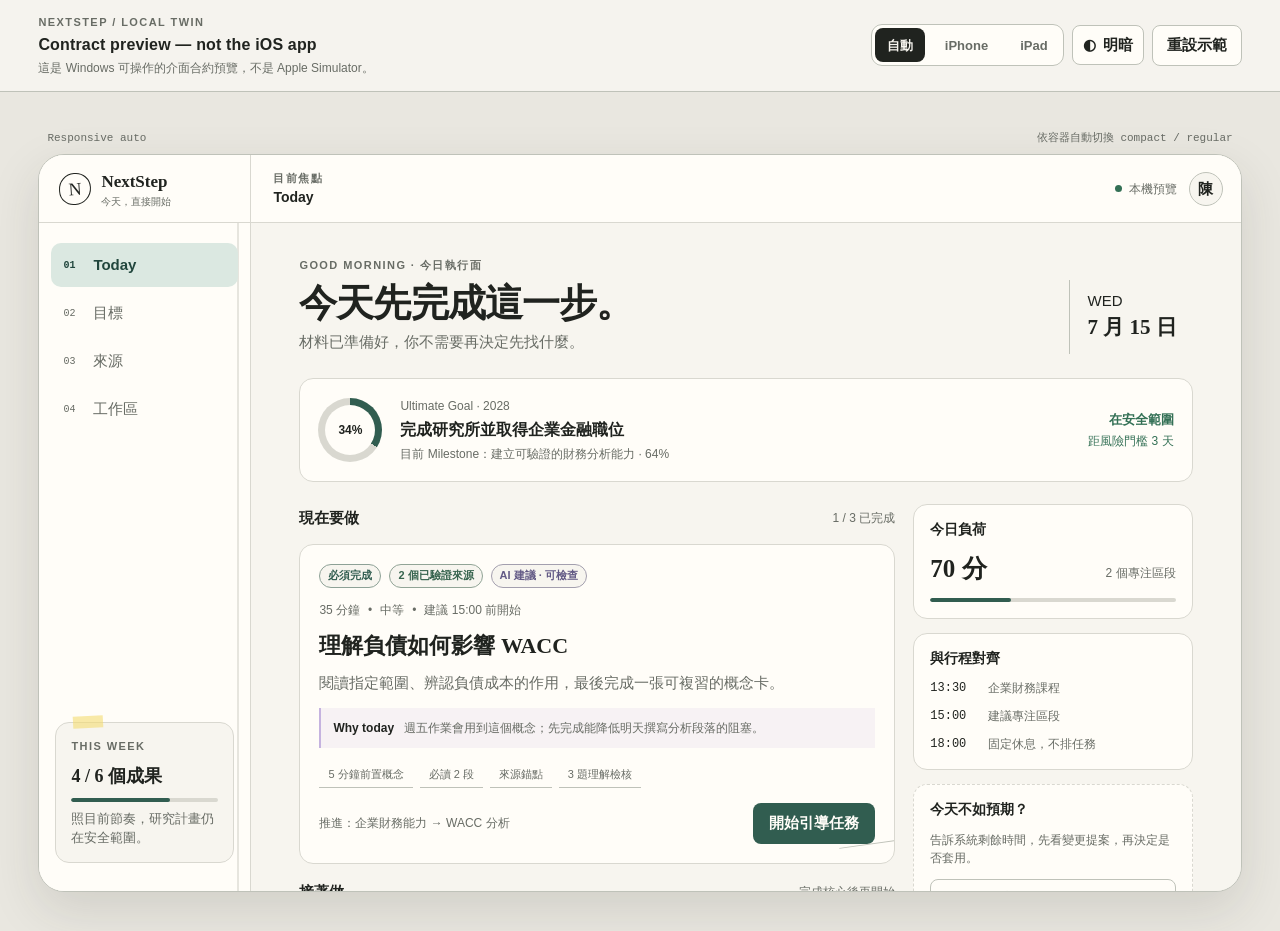
<file: PreviewWeb/index.html>
<!doctype html>
<html lang="zh-Hant">
<head>
  <meta charset="utf-8">
  <meta name="viewport" content="width=device-width, initial-scale=1, viewport-fit=cover">
  <meta name="color-scheme" content="light dark">
  <meta name="description" content="NextStep local contract preview for iPhone and iPad layouts.">
  <meta http-equiv="Content-Security-Policy" content="default-src 'self'; style-src 'self' 'unsafe-inline'; script-src 'self'; img-src 'self' data:; connect-src 'none'; object-src 'none'; base-uri 'none'; form-action 'none'">
  <title>NextStep — Contract Preview</title>
  <link rel="stylesheet" href="styles.css">
</head>
<body>
  <a class="skip-link" href="#preview-content">跳到主要內容</a>

  <header class="preview-toolbar" aria-label="預覽控制列">
    <div class="preview-identity">
      <span class="preview-kicker">NEXTSTEP / LOCAL TWIN</span>
      <strong>Contract preview — not the iOS app</strong>
      <span class="preview-detail">這是 Windows 可操作的介面合約預覽，不是 Apple Simulator。</span>
    </div>

    <div class="preview-controls">
      <fieldset class="segmented-control" aria-label="預覽裝置">
        <legend class="visually-hidden">預覽裝置</legend>
        <button type="button" data-layout="auto" aria-pressed="true">自動</button>
        <button type="button" data-layout="phone" aria-pressed="false">iPhone</button>
        <button type="button" data-layout="tablet" aria-pressed="false">iPad</button>
      </fieldset>
      <button type="button" class="icon-button theme-toggle" id="theme-toggle" aria-label="切換深色模式" title="切換深色模式">
        <span aria-hidden="true">◐</span>
        <span class="control-label">明暗</span>
      </button>
      <button type="button" class="quiet-button" id="reset-demo">重設示範</button>
    </div>
  </header>

  <main class="preview-workbench">
    <section class="device-stage auto" id="device-stage" aria-label="NextStep 裝置預覽">
      <div class="device-label" aria-hidden="true">
        <span id="device-name">Responsive auto</span>
        <span class="dimension-mark" id="dimension-mark">依容器自動切換 compact / regular</span>
      </div>

      <div class="device-frame" id="device-frame">
        <div class="app-shell">
          <header class="app-topbar">
            <button type="button" class="brand-button" data-route="today" aria-label="回到 Today">
              <span class="brand-mark" aria-hidden="true">N</span>
              <span>
                <strong>NextStep</strong>
                <small>今天，直接開始</small>
              </span>
            </button>

            <div class="topbar-context" aria-live="polite">
              <span class="eyebrow">目前焦點</span>
              <strong id="route-title">Today</strong>
            </div>

            <div class="topbar-actions">
              <span class="sync-status" title="此預覽不會連接雲端">
                <span class="status-dot" aria-hidden="true"></span>
                本機預覽
              </span>
              <button type="button" class="avatar-button" aria-label="開啟使用者選單（預覽未提供）">陳</button>
            </div>
          </header>

          <aside class="app-sidebar" aria-label="主要導覽">
            <nav class="side-nav">
              <button type="button" data-route="today" aria-current="page">
                <span class="nav-glyph" aria-hidden="true">01</span>
                <span>Today</span>
              </button>
              <button type="button" data-route="goals">
                <span class="nav-glyph" aria-hidden="true">02</span>
                <span>目標</span>
              </button>
              <button type="button" data-route="paper">
                <span class="nav-glyph" aria-hidden="true">03</span>
                <span>來源</span>
              </button>
              <button type="button" data-route="workspace">
                <span class="nav-glyph" aria-hidden="true">04</span>
                <span>工作區</span>
              </button>
            </nav>

            <div class="sidebar-note">
              <span class="pencil-label">this week</span>
              <strong>4 / 6 個成果</strong>
              <div class="mini-progress" aria-label="本週進度 67%"><span style="width:67%"></span></div>
              <small>照目前節奏，研究計畫仍在安全範圍。</small>
            </div>
          </aside>

          <main class="app-content" id="preview-content" tabindex="-1"></main>

          <nav class="bottom-nav" aria-label="手機主要導覽">
            <button type="button" data-route="today" aria-current="page"><span aria-hidden="true">01</span>Today</button>
            <button type="button" data-route="goals"><span aria-hidden="true">02</span>目標</button>
            <button type="button" data-route="paper"><span aria-hidden="true">03</span>來源</button>
            <button type="button" data-route="workspace"><span aria-hidden="true">04</span>工作區</button>
          </nav>

          <div class="toast" id="toast" role="status" aria-live="polite" aria-atomic="true"></div>
        </div>
      </div>
    </section>
  </main>

  <dialog class="replan-dialog" id="replan-dialog" aria-labelledby="replan-title">
    <form method="dialog">
      <div class="dialog-heading">
        <div>
          <span class="eyebrow">Replanning proposal</span>
          <h2 id="replan-title">今天時間不足</h2>
        </div>
        <button type="submit" class="icon-button dialog-close" value="cancel" aria-label="關閉">×</button>
      </div>

      <p class="dialog-intro">不改動明確截止日，只調整可彈性安排的行動。套用前可檢查每個變更。</p>

      <fieldset class="time-options">
        <legend>今天還有多少時間？</legend>
        <label><input type="radio" name="available-time" value="10"> <span><strong>10 分鐘</strong><small>只保留最低必要產出</small></span></label>
        <label><input type="radio" name="available-time" value="20" checked> <span><strong>20 分鐘</strong><small>完成核心閱讀與一個輸出</small></span></label>
        <label><input type="radio" name="available-time" value="35"> <span><strong>35 分鐘</strong><small>保留原任務，縮短複習</small></span></label>
      </fieldset>

      <div class="proposal-block">
        <div class="proposal-row">
          <span>保留</span>
          <strong>理解負債如何影響 WACC</strong>
          <small id="proposal-duration">20 分鐘</small>
        </div>
        <div class="proposal-row muted">
          <span>移到明天</span>
          <strong>完成 3 題延伸練習</strong>
          <small>Deadline 未變</small>
        </div>
        <div class="proposal-row immutable">
          <span>不變</span>
          <strong>研究方法作業截止</strong>
          <small>7 月 18 日 · 已確認事實</small>
        </div>
      </div>

      <div class="dialog-actions">
        <button type="submit" class="quiet-button" value="cancel">維持原計畫</button>
        <button type="button" class="primary-button" id="apply-replan">套用重新安排</button>
      </div>
    </form>
  </dialog>

  <script type="module" src="app.mjs"></script>
</body>
</html>
</file>
<file: PreviewWeb/styles.css>
:root {
  color-scheme: light;
  --canvas: #e9e7e0;
  --paper: #f7f5ef;
  --surface: #fffdf8;
  --surface-raised: #ffffff;
  --ink: #20231f;
  --ink-soft: #686c65;
  --ink-faint: #91958d;
  --line: #d9d8d0;
  --line-strong: #bfc2b9;
  --accent: #315d50;
  --accent-soft: #dbe8e1;
  --accent-ink: #21463d;
  --success: #337055;
  --warning: #8c632b;
  --error: #9b4a46;
  --ai: #625985;
  --verified: #38654f;
  --unverified: #876d42;
  --confirmed: #315d50;
  --highlight-yellow: #f3dc72;
  --highlight-blue: #9bc9de;
  --highlight-green: #a9d4b0;
  --highlight-orange: #efba80;
  --highlight-purple: #c5b3df;
  --shadow: 0 18px 50px rgba(43, 46, 40, 0.13);
  --radius-sm: 8px;
  --radius-md: 14px;
  --radius-lg: 22px;
  --font-body: -apple-system, BlinkMacSystemFont, "Segoe UI", "Noto Sans TC", sans-serif;
  --font-editorial: ui-serif, "Iowan Old Style", "Noto Serif TC", serif;
  --space-1: 4px;
  --space-2: 8px;
  --space-3: 12px;
  --space-4: 16px;
  --space-5: 20px;
  --space-6: 24px;
  --space-8: 32px;
  --space-10: 40px;
  --safe-bottom: env(safe-area-inset-bottom, 0px);
}

:root[data-theme="dark"] {
  color-scheme: dark;
  --canvas: #171a17;
  --paper: #1e211e;
  --surface: #242824;
  --surface-raised: #2a2e2a;
  --ink: #eef0e9;
  --ink-soft: #b2b7ae;
  --ink-faint: #858b82;
  --line: #3b403a;
  --line-strong: #555c54;
  --accent: #8db7a8;
  --accent-soft: #263d34;
  --accent-ink: #c9e1d8;
  --success: #8fbea5;
  --warning: #d2aa70;
  --error: #df918a;
  --ai: #b8acd9;
  --verified: #99c4aa;
  --unverified: #cfb07f;
  --confirmed: #9bc4b4;
  --highlight-yellow: #75682f;
  --highlight-blue: #355f73;
  --highlight-green: #3d6849;
  --highlight-orange: #784f2d;
  --highlight-purple: #554671;
  --shadow: 0 18px 50px rgba(0, 0, 0, 0.3);
}

* {
  box-sizing: border-box;
}

html,
body {
  min-height: 100%;
}

body {
  margin: 0;
  background: var(--canvas);
  color: var(--ink);
  font-family: var(--font-body);
  font-size: 15px;
  line-height: 1.5;
  transition: background-color 180ms ease, color 180ms ease;
}

button,
input,
textarea {
  font: inherit;
}

button {
  color: inherit;
}

button:not(:disabled),
label {
  cursor: pointer;
}

button:focus-visible,
input:focus-visible,
textarea:focus-visible,
[tabindex]:focus-visible {
  outline: 3px solid color-mix(in srgb, var(--accent) 45%, transparent);
  outline-offset: 2px;
}

h1,
h2,
h3,
p {
  margin-top: 0;
}

h1,
h2,
h3 {
  line-height: 1.25;
}

.visually-hidden {
  position: absolute;
  width: 1px;
  height: 1px;
  padding: 0;
  margin: -1px;
  overflow: hidden;
  clip: rect(0, 0, 0, 0);
  white-space: nowrap;
  border: 0;
}

.skip-link {
  position: fixed;
  z-index: 100;
  top: 8px;
  left: 8px;
  transform: translateY(-160%);
  padding: 10px 14px;
  border-radius: var(--radius-sm);
  background: var(--ink);
  color: var(--paper);
  text-decoration: none;
}

.skip-link:focus {
  transform: translateY(0);
}

.preview-toolbar {
  display: flex;
  align-items: center;
  justify-content: space-between;
  gap: var(--space-6);
  min-height: 82px;
  padding: 14px clamp(16px, 3vw, 44px);
  border-bottom: 1px solid var(--line-strong);
  background: color-mix(in srgb, var(--paper) 92%, transparent);
}

.preview-identity {
  display: grid;
  gap: 2px;
}

.preview-kicker,
.eyebrow,
.pencil-label {
  color: var(--ink-soft);
  font-size: 11px;
  font-weight: 700;
  letter-spacing: 0.13em;
  text-transform: uppercase;
}

.preview-identity strong {
  font-size: 16px;
  letter-spacing: 0.01em;
}

.preview-detail {
  color: var(--ink-soft);
  font-size: 12px;
}

.preview-controls,
.segmented-control {
  display: flex;
  align-items: center;
  gap: var(--space-2);
}

.segmented-control {
  margin: 0;
  padding: 3px;
  border: 1px solid var(--line-strong);
  border-radius: 11px;
  background: var(--surface);
}

.segmented-control button,
.quiet-button,
.icon-button,
.primary-button,
.secondary-button,
.text-button {
  min-height: 40px;
  border-radius: var(--radius-sm);
  border: 0;
  background: transparent;
  font-weight: 650;
}

.segmented-control button {
  min-height: 34px;
  padding: 5px 12px;
  color: var(--ink-soft);
  font-size: 13px;
}

.segmented-control button[aria-pressed="true"] {
  background: var(--ink);
  color: var(--paper);
}

.quiet-button,
.icon-button,
.secondary-button {
  border: 1px solid var(--line-strong);
  background: var(--surface);
}

.quiet-button,
.secondary-button {
  padding: 8px 14px;
}

.icon-button {
  display: inline-flex;
  align-items: center;
  justify-content: center;
  gap: 7px;
  min-width: 40px;
  padding: 7px 10px;
}

.primary-button {
  padding: 9px 16px;
  background: var(--accent);
  color: var(--surface);
}

:root[data-theme="dark"] .primary-button {
  color: #14211b;
}

.text-button {
  min-height: 36px;
  padding: 5px 8px;
  color: var(--accent);
}

.quiet-button:hover,
.icon-button:hover,
.secondary-button:hover,
.segmented-control button:hover,
.text-button:hover {
  background: var(--accent-soft);
  color: var(--accent-ink);
}

.primary-button:hover {
  filter: brightness(1.08);
}

.preview-workbench {
  display: grid;
  min-height: calc(100vh - 82px);
  padding: clamp(18px, 3vw, 42px);
  place-items: center;
}

.device-stage {
  display: grid;
  width: 100%;
  max-width: 1280px;
  gap: 8px;
  transition: max-width 240ms ease;
}

.device-stage.phone {
  max-width: 410px;
}

.device-stage.tablet {
  max-width: 1180px;
}

.device-stage.auto {
  max-width: 1280px;
}

.device-label {
  display: flex;
  justify-content: space-between;
  padding-inline: 9px;
  color: var(--ink-soft);
  font-family: ui-monospace, SFMono-Regular, Consolas, monospace;
  font-size: 11px;
}

.device-frame {
  position: relative;
  height: min(820px, calc(100vh - 162px));
  min-height: 600px;
  overflow: hidden;
  border: 1px solid var(--line-strong);
  border-radius: 26px;
  background: var(--paper);
  box-shadow: var(--shadow);
}

.phone .device-frame {
  height: min(844px, calc(100vh - 154px));
  min-height: 620px;
  border-radius: 34px;
}

.app-shell {
  display: grid;
  grid-template-columns: 212px minmax(0, 1fr);
  grid-template-rows: 68px minmax(0, 1fr);
  width: 100%;
  height: 100%;
  overflow: hidden;
  background: var(--paper);
}

.app-topbar {
  z-index: 3;
  display: grid;
  grid-column: 1 / -1;
  grid-template-columns: 212px minmax(0, 1fr) auto;
  align-items: center;
  border-bottom: 1px solid var(--line);
  background: var(--surface);
}

.brand-button {
  display: flex;
  align-items: center;
  gap: 10px;
  height: 100%;
  padding: 0 20px;
  border: 0;
  border-right: 1px solid var(--line);
  background: transparent;
  text-align: left;
}

.brand-mark {
  display: grid;
  width: 32px;
  height: 32px;
  border: 1px solid var(--ink);
  border-radius: 50% 47% 52% 45%;
  color: var(--ink);
  font-family: var(--font-editorial);
  font-size: 18px;
  place-items: center;
  transform: rotate(-4deg);
}

.brand-button strong,
.brand-button small {
  display: block;
}

.brand-button strong {
  font-family: var(--font-editorial);
  font-size: 17px;
}

.brand-button small {
  color: var(--ink-soft);
  font-size: 10px;
}

.topbar-context {
  padding: 0 22px;
}

.topbar-context span,
.topbar-context strong {
  display: block;
}

.topbar-context strong {
  font-size: 14px;
}

.topbar-actions {
  display: flex;
  align-items: center;
  gap: 12px;
  padding-right: 18px;
}

.sync-status {
  display: inline-flex;
  align-items: center;
  gap: 7px;
  color: var(--ink-soft);
  font-size: 12px;
}

.status-dot {
  width: 7px;
  height: 7px;
  border-radius: 50%;
  background: var(--success);
}

.avatar-button {
  width: 34px;
  height: 34px;
  border: 1px solid var(--line-strong);
  border-radius: 50%;
  background: var(--paper);
  font-weight: 700;
}

.app-sidebar {
  display: flex;
  min-height: 0;
  flex-direction: column;
  justify-content: space-between;
  padding: 20px 12px 16px;
  border-right: 1px solid var(--line);
  background:
    linear-gradient(90deg, transparent 0 94%, color-mix(in srgb, var(--line) 65%, transparent) 94% 95%, transparent 95%),
    var(--surface);
}

.side-nav {
  display: grid;
  gap: 4px;
}

.side-nav button {
  display: grid;
  grid-template-columns: 30px 1fr;
  align-items: center;
  min-height: 44px;
  padding: 8px 12px;
  border: 0;
  border-radius: 10px;
  background: transparent;
  color: var(--ink-soft);
  text-align: left;
}

.side-nav button:hover {
  background: var(--paper);
  color: var(--ink);
}

.side-nav button[aria-current="page"] {
  background: var(--accent-soft);
  color: var(--accent-ink);
  font-weight: 750;
}

.nav-glyph {
  font-family: ui-monospace, SFMono-Regular, Consolas, monospace;
  font-size: 10px;
}

.sidebar-note {
  position: relative;
  display: grid;
  gap: 8px;
  margin: 12px 4px;
  padding: 15px;
  border: 1px solid var(--line);
  border-radius: var(--radius-md);
  background: var(--paper);
}

.sidebar-note::before {
  position: absolute;
  top: -7px;
  left: 17px;
  width: 30px;
  height: 12px;
  background: color-mix(in srgb, var(--highlight-yellow) 60%, transparent);
  content: "";
  transform: rotate(-3deg);
}

.sidebar-note strong {
  font-family: var(--font-editorial);
  font-size: 18px;
}

.sidebar-note small {
  color: var(--ink-soft);
}

.mini-progress,
.linear-progress {
  height: 4px;
  overflow: hidden;
  border-radius: 3px;
  background: var(--line);
}

.mini-progress span,
.linear-progress span {
  display: block;
  height: 100%;
  border-radius: inherit;
  background: var(--accent);
}

.app-content {
  min-width: 0;
  min-height: 0;
  overflow: auto;
  overscroll-behavior: contain;
  scroll-behavior: smooth;
}

.bottom-nav {
  display: none;
}

.screen {
  width: min(100%, 1040px);
  min-height: 100%;
  margin: 0 auto;
  padding: 30px clamp(24px, 4vw, 48px) 56px;
}

.screen-heading {
  display: flex;
  align-items: flex-end;
  justify-content: space-between;
  gap: 24px;
  margin-bottom: 24px;
}

.screen-heading h1 {
  margin: 4px 0 4px;
  font-family: var(--font-editorial);
  font-size: clamp(27px, 3vw, 38px);
  font-weight: 600;
  letter-spacing: -0.025em;
}

.screen-heading p {
  margin-bottom: 0;
  color: var(--ink-soft);
}

.date-block {
  flex: 0 0 auto;
  min-width: 124px;
  padding: 10px 0 10px 18px;
  border-left: 1px solid var(--line-strong);
}

.date-block span,
.date-block strong {
  display: block;
}

.date-block strong {
  font-family: var(--font-editorial);
  font-size: 21px;
}

.goal-progress-header {
  display: grid;
  grid-template-columns: auto minmax(0, 1fr) auto;
  align-items: center;
  gap: 18px;
  margin-bottom: 22px;
  padding: 18px;
  border: 1px solid var(--line);
  border-radius: var(--radius-md);
  background: var(--surface);
}

.progress-ring {
  --value: 34;
  display: grid;
  width: 64px;
  height: 64px;
  border-radius: 50%;
  background: conic-gradient(var(--accent) calc(var(--value) * 1%), var(--line) 0);
  place-items: center;
}

.progress-ring::after {
  display: grid;
  width: 50px;
  height: 50px;
  border-radius: 50%;
  background: var(--surface);
  content: attr(data-label);
  font-size: 12px;
  font-weight: 750;
  place-items: center;
}

.goal-progress-copy strong,
.goal-progress-copy span {
  display: block;
}

.goal-progress-copy strong {
  margin: 3px 0;
  font-size: 16px;
}

.goal-progress-copy span {
  color: var(--ink-soft);
  font-size: 12px;
}

.risk-status {
  display: grid;
  justify-items: end;
  gap: 3px;
  color: var(--success);
  font-size: 12px;
}

.risk-status strong {
  font-size: 13px;
}

.today-grid {
  display: grid;
  grid-template-columns: minmax(0, 1.6fr) minmax(250px, 0.75fr);
  gap: 18px;
}

.section-stack,
.task-list,
.workspace-stack {
  display: grid;
  gap: 14px;
}

.section-label {
  display: flex;
  align-items: center;
  justify-content: space-between;
  gap: 12px;
  margin: 5px 0 2px;
}

.section-label h2,
.section-label h3 {
  margin: 0;
  font-size: 15px;
}

.section-label span {
  color: var(--ink-soft);
  font-size: 12px;
}

.action-card,
.info-card,
.source-card,
.quiz-card,
.timeline-card,
.workspace-card,
.criteria-block,
.why-block {
  border: 1px solid var(--line);
  border-radius: var(--radius-md);
  background: var(--surface);
}

.action-card {
  position: relative;
  display: grid;
  gap: 13px;
  padding: 19px;
  overflow: hidden;
}

.action-card::after {
  position: absolute;
  right: -15px;
  bottom: 19px;
  width: 70px;
  border-top: 1px solid var(--line-strong);
  content: "";
  transform: rotate(-8deg);
}

.action-card.completed {
  border-color: color-mix(in srgb, var(--success) 50%, var(--line));
  background: color-mix(in srgb, var(--accent-soft) 45%, var(--surface));
}

.card-meta,
.badge-row,
.action-card-footer,
.source-actions,
.inline-actions,
.criteria-row {
  display: flex;
  flex-wrap: wrap;
  align-items: center;
  gap: 8px;
}

.card-meta {
  color: var(--ink-soft);
  font-size: 12px;
}

.badge,
.metadata-chip {
  display: inline-flex;
  align-items: center;
  gap: 5px;
  min-height: 24px;
  padding: 2px 8px;
  border: 1px solid var(--line);
  border-radius: 999px;
  color: var(--ink-soft);
  background: var(--paper);
  font-size: 11px;
  font-weight: 650;
}

.badge.verified {
  border-color: color-mix(in srgb, var(--verified) 45%, var(--line));
  color: var(--verified);
}

.badge.ai {
  border-color: color-mix(in srgb, var(--ai) 45%, var(--line));
  color: var(--ai);
}

.badge.confirmed {
  border-color: color-mix(in srgb, var(--confirmed) 45%, var(--line));
  color: var(--confirmed);
}

.action-card h2,
.action-card h3 {
  margin: 0;
  max-width: 710px;
  font-family: var(--font-editorial);
  font-size: 22px;
  font-weight: 600;
}

.action-card p {
  margin: 0;
  color: var(--ink-soft);
}

.why-line {
  display: grid;
  grid-template-columns: auto 1fr;
  gap: 10px;
  padding: 11px 12px;
  border-left: 2px solid var(--highlight-purple);
  background: color-mix(in srgb, var(--highlight-purple) 15%, transparent);
}

.why-line strong {
  font-size: 12px;
}

.why-line span {
  color: var(--ink-soft);
  font-size: 12px;
}

.prepared-materials {
  display: flex;
  flex-wrap: wrap;
  gap: 7px;
}

.prepared-materials span {
  padding: 5px 9px;
  border-bottom: 1px solid var(--line-strong);
  color: var(--ink-soft);
  font-size: 11px;
}

.action-card-footer {
  justify-content: space-between;
  padding-top: 2px;
}

.completion-mark {
  display: inline-flex;
  align-items: center;
  gap: 8px;
  color: var(--success);
  font-weight: 700;
}

.completion-mark::before {
  display: grid;
  width: 24px;
  height: 24px;
  border: 1px solid currentColor;
  border-radius: 50%;
  content: "✓";
  place-items: center;
}

.side-panel {
  display: grid;
  align-content: start;
  gap: 14px;
}

.info-card {
  padding: 16px;
}

.info-card h3 {
  margin-bottom: 12px;
  font-size: 14px;
}

.time-summary {
  display: flex;
  align-items: baseline;
  justify-content: space-between;
  gap: 10px;
  margin-bottom: 10px;
}

.time-summary strong {
  font-family: var(--font-editorial);
  font-size: 25px;
}

.time-summary span {
  color: var(--ink-soft);
  font-size: 12px;
}

.schedule-list,
.signal-list,
.compact-list {
  display: grid;
  gap: 10px;
  margin: 0;
  padding: 0;
  list-style: none;
}

.schedule-list li {
  display: grid;
  grid-template-columns: 48px 1fr;
  gap: 10px;
  color: var(--ink-soft);
  font-size: 12px;
}

.schedule-list time {
  color: var(--ink);
  font-family: ui-monospace, SFMono-Regular, Consolas, monospace;
}

.replan-card {
  border-style: dashed;
}

.replan-card p {
  color: var(--ink-soft);
  font-size: 12px;
}

.replan-card .secondary-button {
  width: 100%;
}

.replan-result {
  display: grid;
  gap: 8px;
  padding: 13px;
  border: 1px solid color-mix(in srgb, var(--ai) 40%, var(--line));
  border-radius: var(--radius-sm);
  background: color-mix(in srgb, var(--ai) 8%, var(--surface));
}

.replan-result strong {
  color: var(--ai);
}

.guided-screen {
  width: min(100%, 1120px);
  padding-inline: clamp(20px, 3vw, 38px);
}

.breadcrumb {
  display: flex;
  flex-wrap: wrap;
  align-items: center;
  gap: 7px;
  margin-bottom: 14px;
  color: var(--ink-soft);
  font-size: 12px;
}

.breadcrumb button {
  padding: 0;
  border: 0;
  background: transparent;
  color: var(--accent);
}

.guided-header {
  display: grid;
  grid-template-columns: minmax(0, 1fr) auto;
  align-items: end;
  gap: 24px;
  margin-bottom: 20px;
}

.guided-header h1 {
  margin: 5px 0 8px;
  font-family: var(--font-editorial);
  font-size: clamp(26px, 3vw, 36px);
  font-weight: 600;
}

.guided-header p {
  margin: 0;
  color: var(--ink-soft);
}

.timer-block {
  min-width: 132px;
  padding: 12px 15px;
  border: 1px solid var(--line);
  border-radius: var(--radius-md);
  background: var(--surface);
  text-align: right;
}

.timer-block strong,
.timer-block span {
  display: block;
}

.timer-block strong {
  font-family: ui-monospace, SFMono-Regular, Consolas, monospace;
  font-size: 20px;
}

.timer-block span {
  color: var(--ink-soft);
  font-size: 11px;
}

.guided-grid {
  display: grid;
  grid-template-columns: 210px minmax(0, 1fr) 250px;
  gap: 17px;
}

.step-rail {
  display: grid;
  align-content: start;
  gap: 5px;
}

.step-rail button {
  display: grid;
  grid-template-columns: 28px 1fr;
  align-items: center;
  min-height: 49px;
  padding: 7px 10px;
  border: 1px solid transparent;
  border-radius: var(--radius-sm);
  background: transparent;
  color: var(--ink-soft);
  text-align: left;
}

.step-rail button:hover {
  border-color: var(--line);
  background: var(--surface);
}

.step-rail button[aria-current="step"] {
  border-color: var(--line-strong);
  background: var(--surface);
  color: var(--ink);
  font-weight: 700;
}

.step-number {
  display: grid;
  width: 24px;
  height: 24px;
  border: 1px solid currentColor;
  border-radius: 50%;
  font-size: 10px;
  place-items: center;
}

.learning-stage {
  min-width: 0;
  padding: 22px;
  border: 1px solid var(--line);
  border-radius: var(--radius-md);
  background: var(--surface);
}

.learning-stage h2 {
  margin-bottom: 8px;
  font-family: var(--font-editorial);
  font-size: 23px;
  font-weight: 600;
}

.learning-stage > p {
  color: var(--ink-soft);
}

.concept-note {
  position: relative;
  margin: 18px 0;
  padding: 19px;
  border: 1px solid var(--line);
  background:
    repeating-linear-gradient(0deg, transparent 0 27px, color-mix(in srgb, var(--line) 52%, transparent) 27px 28px),
    var(--paper);
}

.concept-note::before {
  position: absolute;
  top: -7px;
  right: 24px;
  width: 46px;
  height: 14px;
  background: color-mix(in srgb, var(--highlight-yellow) 58%, transparent);
  content: "";
  transform: rotate(2deg);
}

.formula-line {
  display: block;
  margin: 14px 0;
  font-family: var(--font-editorial);
  font-size: 21px;
  text-align: center;
}

.guided-callout {
  margin: 14px 0;
  padding: 13px 15px;
  border-left: 2px solid var(--accent);
  background: var(--accent-soft);
}

.guided-callout strong,
.guided-callout span {
  display: block;
}

.guided-callout span {
  margin-top: 3px;
  color: var(--ink-soft);
  font-size: 12px;
}

.step-actions {
  display: flex;
  justify-content: space-between;
  gap: 12px;
  margin-top: 20px;
  padding-top: 15px;
  border-top: 1px solid var(--line);
}

.source-inspector {
  display: grid;
  align-content: start;
  gap: 12px;
}

.source-inspector .source-card {
  padding: 14px;
}

.source-inspector h3 {
  margin: 8px 0 5px;
  font-size: 14px;
}

.source-inspector p,
.source-inspector small {
  color: var(--ink-soft);
  font-size: 11px;
}

.source-inspector p {
  margin-bottom: 9px;
}

.quiz-options {
  display: grid;
  gap: 9px;
  margin: 16px 0;
}

.quiz-options button {
  padding: 11px 12px;
  border: 1px solid var(--line);
  border-radius: var(--radius-sm);
  background: var(--paper);
  text-align: left;
}

.quiz-options button.selected {
  border-color: var(--accent);
  background: var(--accent-soft);
}

.quiz-feedback {
  padding: 12px;
  border-left: 2px solid var(--success);
  background: color-mix(in srgb, var(--success) 9%, transparent);
  color: var(--ink-soft);
  font-size: 12px;
}

.criteria-block,
.why-block {
  padding: 16px;
}

.criteria-block h3,
.why-block h3 {
  margin-bottom: 10px;
  font-size: 14px;
}

.check-list {
  display: grid;
  gap: 8px;
  margin: 0;
  padding: 0;
  list-style: none;
}

.check-list li {
  display: grid;
  grid-template-columns: 20px 1fr;
  gap: 8px;
  color: var(--ink-soft);
  font-size: 13px;
}

.check-list li::before {
  display: grid;
  width: 17px;
  height: 17px;
  border: 1px solid var(--line-strong);
  border-radius: 4px;
  content: "";
  place-items: center;
}

.check-list li.done::before {
  border-color: var(--success);
  color: var(--success);
  content: "✓";
}

.paper-screen {
  width: 100%;
  max-width: none;
  padding: 0;
}

.reader-shell {
  display: grid;
  grid-template-columns: minmax(0, 1fr) 290px;
  min-height: 100%;
}

.reader-main {
  min-width: 0;
  padding: 28px clamp(24px, 4vw, 54px) 58px;
}

.reader-toolbar {
  display: flex;
  align-items: center;
  justify-content: space-between;
  gap: 16px;
  margin-bottom: 20px;
}

.reader-toolbar h1 {
  margin: 4px 0 0;
  font-family: var(--font-editorial);
  font-size: 27px;
  font-weight: 600;
}

.page-indicator {
  color: var(--ink-soft);
  font-family: ui-monospace, SFMono-Regular, Consolas, monospace;
  font-size: 11px;
}

.paper-page {
  width: min(100%, 680px);
  min-height: 640px;
  margin: 0 auto;
  padding: clamp(28px, 6vw, 60px);
  border: 1px solid var(--line);
  background:
    linear-gradient(90deg, transparent 0 7%, color-mix(in srgb, var(--line) 60%, transparent) 7% calc(7% + 1px), transparent calc(7% + 1px)),
    var(--surface-raised);
  box-shadow: 0 8px 24px rgba(31, 34, 29, 0.06);
  font-family: var(--font-editorial);
  line-height: 1.85;
}

.paper-page h2 {
  margin-bottom: 6px;
  font-size: 22px;
  font-weight: 600;
}

.paper-byline {
  margin-bottom: 28px;
  color: var(--ink-soft);
  font-family: var(--font-body);
  font-size: 11px;
}

.highlighted-passage {
  padding: 0 3px;
  background: linear-gradient(transparent 12%, color-mix(in srgb, var(--highlight-yellow) 74%, transparent) 12% 89%, transparent 89%);
}

.highlighted-passage.blue {
  background: linear-gradient(transparent 12%, color-mix(in srgb, var(--highlight-blue) 68%, transparent) 12% 89%, transparent 89%);
}

.margin-note {
  margin: 20px 0;
  padding-left: 15px;
  border-left: 1px solid var(--highlight-purple);
  color: var(--ink-soft);
  font-family: var(--font-body);
  font-size: 12px;
}

.reader-inspector {
  min-width: 0;
  padding: 22px 17px 44px;
  border-left: 1px solid var(--line);
  background: var(--surface);
}

.reader-inspector h2 {
  margin: 4px 0 15px;
  font-size: 16px;
}

.source-facts {
  display: grid;
  gap: 9px;
  margin: 15px 0;
}

.source-fact {
  display: grid;
  grid-template-columns: 70px 1fr;
  gap: 8px;
  padding-bottom: 8px;
  border-bottom: 1px solid var(--line);
  font-size: 11px;
}

.source-fact span {
  color: var(--ink-soft);
}

.highlight-legend {
  display: grid;
  grid-template-columns: repeat(5, 1fr);
  gap: 5px;
  margin: 14px 0;
}

.highlight-legend button {
  position: relative;
  height: 34px;
  border: 1px solid transparent;
  border-radius: 6px;
  background: var(--paper);
}

.highlight-legend button::after {
  position: absolute;
  right: 7px;
  bottom: 7px;
  left: 7px;
  height: 7px;
  border-radius: 3px;
  background: var(--swatch);
  content: "";
}

.highlight-legend button[aria-pressed="true"] {
  border-color: var(--ink);
}

.highlight-legend .yellow { --swatch: var(--highlight-yellow); }
.highlight-legend .blue { --swatch: var(--highlight-blue); }
.highlight-legend .green { --swatch: var(--highlight-green); }
.highlight-legend .orange { --swatch: var(--highlight-orange); }
.highlight-legend .purple { --swatch: var(--highlight-purple); }

.claim-card {
  margin-top: 14px;
  padding: 13px;
  border: 1px dashed var(--line-strong);
  border-radius: var(--radius-sm);
  background: var(--paper);
}

.claim-card strong,
.claim-card span,
.claim-card small {
  display: block;
}

.claim-card strong {
  margin: 4px 0;
  font-size: 12px;
}

.claim-card span,
.claim-card small {
  color: var(--ink-soft);
  font-size: 10px;
}

.goal-hero {
  position: relative;
  display: grid;
  grid-template-columns: minmax(0, 1fr) 200px;
  gap: 32px;
  margin-bottom: 24px;
  padding: 25px;
  border: 1px solid var(--line);
  border-radius: var(--radius-md);
  background: var(--surface);
  overflow: hidden;
}

.goal-hero::after {
  position: absolute;
  right: -30px;
  bottom: 32px;
  width: 170px;
  border-top: 1px solid var(--line-strong);
  content: "";
  transform: rotate(-12deg);
}

.goal-hero h2 {
  margin: 5px 0 8px;
  font-family: var(--font-editorial);
  font-size: 27px;
  font-weight: 600;
}

.goal-hero p {
  color: var(--ink-soft);
}

.goal-metric {
  position: relative;
  z-index: 1;
  display: grid;
  align-content: center;
  gap: 8px;
}

.goal-metric strong {
  font-family: var(--font-editorial);
  font-size: 32px;
}

.milestone-timeline {
  display: grid;
  gap: 0;
}

.milestone-row {
  display: grid;
  grid-template-columns: 104px 24px minmax(0, 1fr) auto;
  gap: 12px;
  min-height: 86px;
}

.milestone-date {
  padding-top: 3px;
  color: var(--ink-soft);
  font-size: 12px;
  text-align: right;
}

.milestone-axis {
  position: relative;
}

.milestone-axis::before {
  position: absolute;
  top: 8px;
  bottom: -8px;
  left: 11px;
  border-left: 1px solid var(--line-strong);
  content: "";
}

.milestone-row:last-child .milestone-axis::before {
  display: none;
}

.milestone-dot {
  position: relative;
  z-index: 1;
  display: grid;
  width: 23px;
  height: 23px;
  border: 1px solid var(--line-strong);
  border-radius: 50%;
  background: var(--surface);
  color: var(--ink-soft);
  font-size: 10px;
  place-items: center;
}

.milestone-row.done .milestone-dot {
  border-color: var(--success);
  background: var(--success);
  color: var(--surface);
}

.milestone-row.current .milestone-dot {
  border: 5px solid var(--accent-soft);
  background: var(--accent);
}

.milestone-copy h3 {
  margin: 1px 0 5px;
  font-size: 15px;
}

.milestone-copy p {
  color: var(--ink-soft);
  font-size: 12px;
}

.milestone-status {
  padding-top: 2px;
  color: var(--ink-soft);
  font-size: 11px;
}

.workspace-tabs {
  display: inline-flex;
  gap: 4px;
  margin-bottom: 20px;
  padding: 3px;
  border: 1px solid var(--line);
  border-radius: 10px;
  background: var(--surface);
}

.workspace-tabs button {
  min-height: 36px;
  padding: 6px 13px;
  border: 0;
  border-radius: 7px;
  background: transparent;
  color: var(--ink-soft);
}

.workspace-tabs button[aria-pressed="true"] {
  background: var(--accent-soft);
  color: var(--accent-ink);
  font-weight: 700;
}

.workspace-grid {
  display: grid;
  grid-template-columns: minmax(0, 1.3fr) minmax(250px, 0.7fr);
  gap: 17px;
}

.workspace-card {
  padding: 18px;
}

.workspace-card h2,
.workspace-card h3 {
  margin-bottom: 8px;
  font-size: 16px;
}

.workspace-card p {
  color: var(--ink-soft);
  font-size: 12px;
}

.output-list {
  display: grid;
  gap: 9px;
  margin: 0;
  padding: 0;
  list-style: none;
}

.output-list li {
  display: grid;
  grid-template-columns: auto 1fr auto;
  align-items: center;
  gap: 9px;
  padding: 11px 0;
  border-bottom: 1px solid var(--line);
}

.output-index {
  color: var(--ink-faint);
  font-family: ui-monospace, SFMono-Regular, Consolas, monospace;
  font-size: 10px;
}

.output-list strong,
.output-list small {
  display: block;
}

.output-list strong {
  font-size: 13px;
}

.output-list small,
.output-status {
  color: var(--ink-soft);
  font-size: 10px;
}

.knowledge-map {
  position: relative;
  min-height: 190px;
  overflow: hidden;
  border: 1px solid var(--line);
  border-radius: var(--radius-sm);
  background: var(--paper);
}

.knowledge-map::before,
.knowledge-map::after {
  position: absolute;
  border-top: 1px solid var(--line-strong);
  content: "";
  transform-origin: left center;
}

.knowledge-map::before {
  top: 79px;
  left: 75px;
  width: 120px;
  transform: rotate(17deg);
}

.knowledge-map::after {
  top: 122px;
  left: 98px;
  width: 92px;
  transform: rotate(-26deg);
}

.map-node {
  position: absolute;
  z-index: 1;
  max-width: 105px;
  padding: 8px 10px;
  border: 1px solid var(--line-strong);
  border-radius: 10px 8px 12px 9px;
  background: var(--surface);
  font-size: 10px;
  text-align: center;
}

.map-node.primary {
  top: 65px;
  left: 22px;
  border-color: var(--accent);
  color: var(--accent-ink);
}

.map-node.second {
  top: 48px;
  right: 18px;
}

.map-node.third {
  right: 30px;
  bottom: 24px;
}

.replan-dialog {
  width: min(620px, calc(100vw - 32px));
  max-height: min(760px, calc(100vh - 32px));
  padding: 0;
  overflow: auto;
  border: 1px solid var(--line-strong);
  border-radius: var(--radius-lg);
  background: var(--surface);
  color: var(--ink);
  box-shadow: var(--shadow);
}

.replan-dialog::backdrop {
  background: rgba(20, 24, 21, 0.48);
  backdrop-filter: blur(4px);
}

.replan-dialog form {
  padding: 24px;
}

.dialog-heading {
  display: flex;
  align-items: start;
  justify-content: space-between;
  gap: 20px;
}

.dialog-heading h2 {
  margin: 4px 0 0;
  font-family: var(--font-editorial);
  font-size: 27px;
  font-weight: 600;
}

.dialog-close {
  font-size: 22px;
}

.dialog-intro {
  color: var(--ink-soft);
}

.time-options {
  display: grid;
  gap: 8px;
  margin: 20px 0;
  padding: 0;
  border: 0;
}

.time-options legend {
  margin-bottom: 8px;
  font-weight: 700;
}

.time-options label {
  display: grid;
  grid-template-columns: auto 1fr;
  align-items: center;
  gap: 11px;
  padding: 11px 12px;
  border: 1px solid var(--line);
  border-radius: var(--radius-sm);
  background: var(--paper);
}

.time-options label:has(input:checked) {
  border-color: var(--accent);
  background: var(--accent-soft);
}

.time-options strong,
.time-options small {
  display: block;
}

.time-options small {
  color: var(--ink-soft);
}

.proposal-block {
  display: grid;
  margin: 20px 0;
  border: 1px solid var(--line);
  border-radius: var(--radius-sm);
}

.proposal-row {
  display: grid;
  grid-template-columns: 72px minmax(0, 1fr) auto;
  gap: 10px;
  padding: 11px;
  border-bottom: 1px solid var(--line);
  font-size: 12px;
}

.proposal-row:last-child {
  border-bottom: 0;
}

.proposal-row > span,
.proposal-row small {
  color: var(--ink-soft);
}

.proposal-row.immutable {
  background: color-mix(in srgb, var(--confirmed) 6%, var(--surface));
}

.dialog-actions {
  display: flex;
  justify-content: flex-end;
  gap: 10px;
}

.toast {
  position: absolute;
  z-index: 8;
  right: 20px;
  bottom: 20px;
  max-width: min(360px, calc(100% - 40px));
  padding: 10px 14px;
  border: 1px solid var(--line-strong);
  border-radius: 10px;
  background: var(--ink);
  color: var(--paper);
  box-shadow: var(--shadow);
  font-size: 12px;
  opacity: 0;
  pointer-events: none;
  transform: translateY(10px);
  transition: opacity 160ms ease, transform 160ms ease;
}

.toast.visible {
  opacity: 1;
  transform: translateY(0);
}

@media (max-width: 760px) {
  .preview-toolbar {
    align-items: stretch;
    flex-direction: column;
    gap: 12px;
  }

  .preview-controls {
    flex-wrap: wrap;
  }

  .preview-detail {
    display: none;
  }

  .preview-workbench {
    min-height: auto;
    padding: 12px;
  }

  .device-frame {
    height: calc(100vh - 188px);
    min-height: 600px;
  }

  .control-label,
  .dimension-mark {
    display: none;
  }
}

.device-stage.phone .app-shell,
.device-stage.auto .app-shell.compact {
  grid-template-columns: 1fr;
  grid-template-rows: 58px minmax(0, 1fr) calc(58px + var(--safe-bottom));
}

.device-stage.phone .app-topbar,
.device-stage.auto .app-shell.compact .app-topbar {
  grid-template-columns: minmax(0, 1fr) auto;
}

.device-stage.phone .brand-button,
.device-stage.auto .app-shell.compact .brand-button {
  padding-inline: 14px;
  border-right: 0;
}

.device-stage.phone .brand-button small,
.device-stage.phone .topbar-context,
.device-stage.phone .sync-status,
.device-stage.phone .app-sidebar,
.device-stage.auto .app-shell.compact .brand-button small,
.device-stage.auto .app-shell.compact .topbar-context,
.device-stage.auto .app-shell.compact .sync-status,
.device-stage.auto .app-shell.compact .app-sidebar {
  display: none;
}

.device-stage.phone .topbar-actions,
.device-stage.auto .app-shell.compact .topbar-actions {
  padding-right: 12px;
}

.device-stage.phone .bottom-nav,
.device-stage.auto .app-shell.compact .bottom-nav {
  z-index: 4;
  display: grid;
  grid-column: 1;
  grid-template-columns: repeat(4, 1fr);
  padding: 4px 6px var(--safe-bottom);
  border-top: 1px solid var(--line);
  background: color-mix(in srgb, var(--surface) 94%, transparent);
}

.bottom-nav button {
  display: grid;
  place-items: center;
  gap: 1px;
  min-width: 0;
  border: 0;
  border-radius: 8px;
  background: transparent;
  color: var(--ink-soft);
  font-size: 10px;
}

.bottom-nav button span {
  font-family: ui-monospace, SFMono-Regular, Consolas, monospace;
  font-size: 9px;
}

.bottom-nav button[aria-current="page"] {
  background: var(--accent-soft);
  color: var(--accent-ink);
  font-weight: 750;
}

.device-stage.phone .app-content,
.device-stage.auto .app-shell.compact .app-content {
  grid-column: 1;
}

.device-stage.phone .screen,
.device-stage.auto .app-shell.compact .screen {
  padding: 22px 16px 42px;
}

.device-stage.phone .screen-heading,
.device-stage.phone .guided-header,
.device-stage.auto .app-shell.compact .screen-heading,
.device-stage.auto .app-shell.compact .guided-header {
  align-items: start;
  flex-direction: column;
  grid-template-columns: 1fr;
  gap: 12px;
}

.device-stage.phone .screen-heading h1,
.device-stage.auto .app-shell.compact .screen-heading h1 {
  font-size: 29px;
}

.device-stage.phone .date-block,
.device-stage.auto .app-shell.compact .date-block {
  display: flex;
  width: 100%;
  align-items: baseline;
  justify-content: space-between;
  padding: 8px 0 0;
  border-top: 1px solid var(--line);
  border-left: 0;
}

.device-stage.phone .goal-progress-header,
.device-stage.auto .app-shell.compact .goal-progress-header {
  grid-template-columns: auto 1fr;
  padding: 14px;
}

.device-stage.phone .risk-status,
.device-stage.auto .app-shell.compact .risk-status {
  grid-column: 1 / -1;
  grid-template-columns: auto 1fr;
  justify-items: start;
  padding-top: 10px;
  border-top: 1px solid var(--line);
}

.device-stage.phone .today-grid,
.device-stage.phone .guided-grid,
.device-stage.phone .reader-shell,
.device-stage.phone .goal-hero,
.device-stage.phone .workspace-grid,
.device-stage.auto .app-shell.compact .today-grid,
.device-stage.auto .app-shell.compact .guided-grid,
.device-stage.auto .app-shell.compact .reader-shell,
.device-stage.auto .app-shell.compact .goal-hero,
.device-stage.auto .app-shell.compact .workspace-grid {
  grid-template-columns: 1fr;
}

.device-stage.phone .action-card h2,
.device-stage.auto .app-shell.compact .action-card h2 {
  font-size: 20px;
}

.device-stage.phone .side-panel,
.device-stage.auto .app-shell.compact .side-panel {
  grid-template-columns: 1fr;
}

.device-stage.phone .guided-screen,
.device-stage.auto .app-shell.compact .guided-screen {
  padding-inline: 14px;
}

.device-stage.phone .timer-block,
.device-stage.auto .app-shell.compact .timer-block {
  display: flex;
  min-width: 0;
  align-items: center;
  justify-content: space-between;
  text-align: left;
}

.device-stage.phone .step-rail,
.device-stage.auto .app-shell.compact .step-rail {
  grid-template-columns: repeat(4, 1fr);
  gap: 3px;
  overflow-x: auto;
}

.device-stage.phone .step-rail button,
.device-stage.auto .app-shell.compact .step-rail button {
  grid-template-columns: 1fr;
  justify-items: center;
  min-height: 52px;
  padding: 5px;
  font-size: 9px;
  text-align: center;
}

.device-stage.phone .learning-stage,
.device-stage.auto .app-shell.compact .learning-stage {
  padding: 17px;
}

.device-stage.phone .source-inspector,
.device-stage.auto .app-shell.compact .source-inspector {
  grid-template-columns: 1fr;
}

.device-stage.phone .reader-main,
.device-stage.auto .app-shell.compact .reader-main {
  padding: 20px 14px 26px;
}

.device-stage.phone .reader-toolbar,
.device-stage.auto .app-shell.compact .reader-toolbar {
  align-items: flex-start;
  flex-direction: column;
}

.device-stage.phone .paper-page,
.device-stage.auto .app-shell.compact .paper-page {
  min-height: 520px;
  padding: 28px 24px 42px;
  background: var(--surface-raised);
  font-size: 14px;
}

.device-stage.phone .reader-inspector,
.device-stage.auto .app-shell.compact .reader-inspector {
  padding: 20px 16px 42px;
  border-top: 1px solid var(--line);
  border-left: 0;
}

.device-stage.phone .goal-hero,
.device-stage.auto .app-shell.compact .goal-hero {
  gap: 12px;
  padding: 18px;
}

.device-stage.phone .goal-metric,
.device-stage.auto .app-shell.compact .goal-metric {
  border-top: 1px solid var(--line);
  padding-top: 12px;
}

.device-stage.phone .milestone-row,
.device-stage.auto .app-shell.compact .milestone-row {
  grid-template-columns: 24px minmax(0, 1fr);
  gap: 10px;
  min-height: 100px;
}

.device-stage.phone .milestone-date,
.device-stage.phone .milestone-status,
.device-stage.auto .app-shell.compact .milestone-date,
.device-stage.auto .app-shell.compact .milestone-status {
  grid-column: 2;
  padding: 0;
  text-align: left;
}

.device-stage.phone .milestone-axis,
.device-stage.auto .app-shell.compact .milestone-axis {
  grid-column: 1;
  grid-row: 1 / span 3;
}

.device-stage.phone .milestone-copy,
.device-stage.auto .app-shell.compact .milestone-copy {
  grid-column: 2;
  grid-row: 2;
}

.device-stage.phone .workspace-tabs,
.device-stage.auto .app-shell.compact .workspace-tabs {
  display: grid;
  grid-template-columns: repeat(3, 1fr);
  width: 100%;
}

.device-stage.phone .toast,
.device-stage.auto .app-shell.compact .toast {
  right: 12px;
  bottom: calc(68px + var(--safe-bottom));
  left: 12px;
  max-width: none;
}

@media (prefers-reduced-motion: reduce) {
  *,
  *::before,
  *::after {
    scroll-behavior: auto !important;
    transition-duration: 0.01ms !important;
    animation-duration: 0.01ms !important;
    animation-iteration-count: 1 !important;
  }
}

@media (forced-colors: active) {
  .highlighted-passage,
  .highlighted-passage.blue {
    border-bottom: 3px solid Highlight;
    background: transparent;
  }

  .status-dot,
  .mini-progress span,
  .linear-progress span {
    background: CanvasText;
  }
}
</file>
